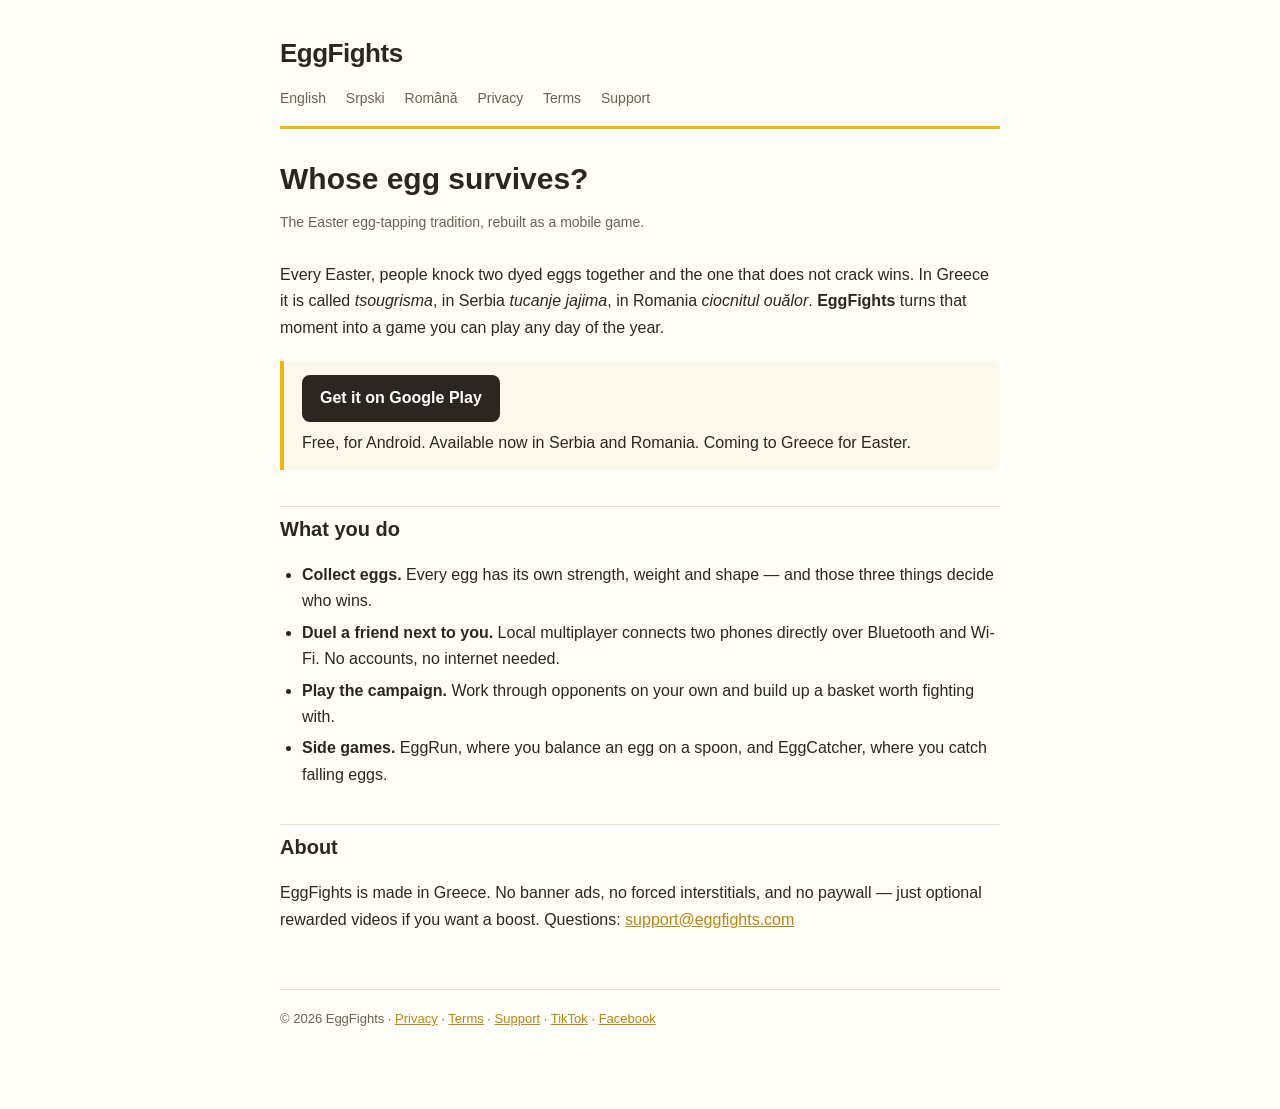
<file: index.html>
<!DOCTYPE html>
<html lang="en">
<head>
<meta charset="utf-8">
<meta name="viewport" content="width=device-width,initial-scale=1">
<title>EggFights — the Easter egg-tapping duel, on your phone</title>
<meta name="description" content="EggFights turns the Easter egg-tapping tradition (tsougrisma, tucanje jajima, ciocnitul ouălor) into a mobile duel. Collect eggs, clash with a friend nearby, see whose egg survives.">
<link rel="canonical" href="https://www.eggfights.com/">
<link rel="alternate" hreflang="en" href="https://www.eggfights.com/">
<link rel="alternate" hreflang="sr" href="https://www.eggfights.com/sr/">
<link rel="alternate" hreflang="ro" href="https://www.eggfights.com/ro/">
<link rel="stylesheet" href="style.css">
<script type="application/ld+json">{"@context": "https://schema.org", "@type": "MobileApplication", "name": "EggFights", "operatingSystem": "Android", "applicationCategory": "GameApplication", "inLanguage": "en", "url": "https://www.eggfights.com/", "downloadUrl": "https://play.google.com/store/apps/details?id=com.EggClash.EggClash", "offers": {"@type": "Offer", "price": "0", "priceCurrency": "EUR"}, "sameAs": ["https://www.tiktok.com/@eggfights", "https://www.facebook.com/profile.php?id=61591697018546"]}</script>
</head>
<body>
<div class="wrap">
<header>
  <a class="brand" href="index.html">EggFights</a>
  <nav>
    <a href="index.html">English</a>
    <a href="sr/">Srpski</a>
    <a href="ro/">Română</a>
    <a href="privacy.html">Privacy</a>
    <a href="terms.html">Terms</a>
    <a href="support.html">Support</a>
  </nav>
</header>
<h1>Whose egg survives?</h1>
<p class="date">The Easter egg-tapping tradition, rebuilt as a mobile game.</p>

<p>Every Easter, people knock two dyed eggs together and the one that does not crack wins.
In Greece it is called <em>tsougrisma</em>, in Serbia <em>tucanje jajima</em>, in Romania
<em>ciocnitul ou&#259;lor</em>. <strong>EggFights</strong> turns that moment into a game you can
play any day of the year.</p>

<div class="box">
<a class="play" href="https://play.google.com/store/apps/details?id=com.EggClash.EggClash&referrer=utm_source%3Dwebsite%26utm_medium%3Dsite%26utm_campaign%3Dplay_button_en">Get it on Google Play</a><br>
Free, for Android. Available now in Serbia and Romania. Coming to Greece for Easter.
</div>

<h2>What you do</h2>
<ul>
  <li><strong>Collect eggs.</strong> Every egg has its own strength, weight and shape &mdash;
      and those three things decide who wins.</li>
  <li><strong>Duel a friend next to you.</strong> Local multiplayer connects two phones
      directly over Bluetooth and Wi-Fi. No accounts, no internet needed.</li>
  <li><strong>Play the campaign.</strong> Work through opponents on your own and build up a
      basket worth fighting with.</li>
  <li><strong>Side games.</strong> EggRun, where you balance an egg on a spoon, and EggCatcher,
      where you catch falling eggs.</li>
</ul>

<h2>About</h2>
<p>EggFights is made in Greece. No banner ads, no forced interstitials, and no paywall &mdash;
just optional rewarded videos if you want a boost. Questions:
<a href="mailto:support@eggfights.com">support@eggfights.com</a></p>

<footer>&copy; 2026 EggFights &middot;
<a href="privacy.html">Privacy</a> &middot;
<a href="terms.html">Terms</a> &middot;
<a href="support.html">Support</a> &middot;
<a href="https://www.tiktok.com/@eggfights" rel="me noopener">TikTok</a> &middot;
<a href="https://www.facebook.com/profile.php?id=61591697018546" rel="me noopener">Facebook</a></footer>
</div>
</body>
</html>
</file>
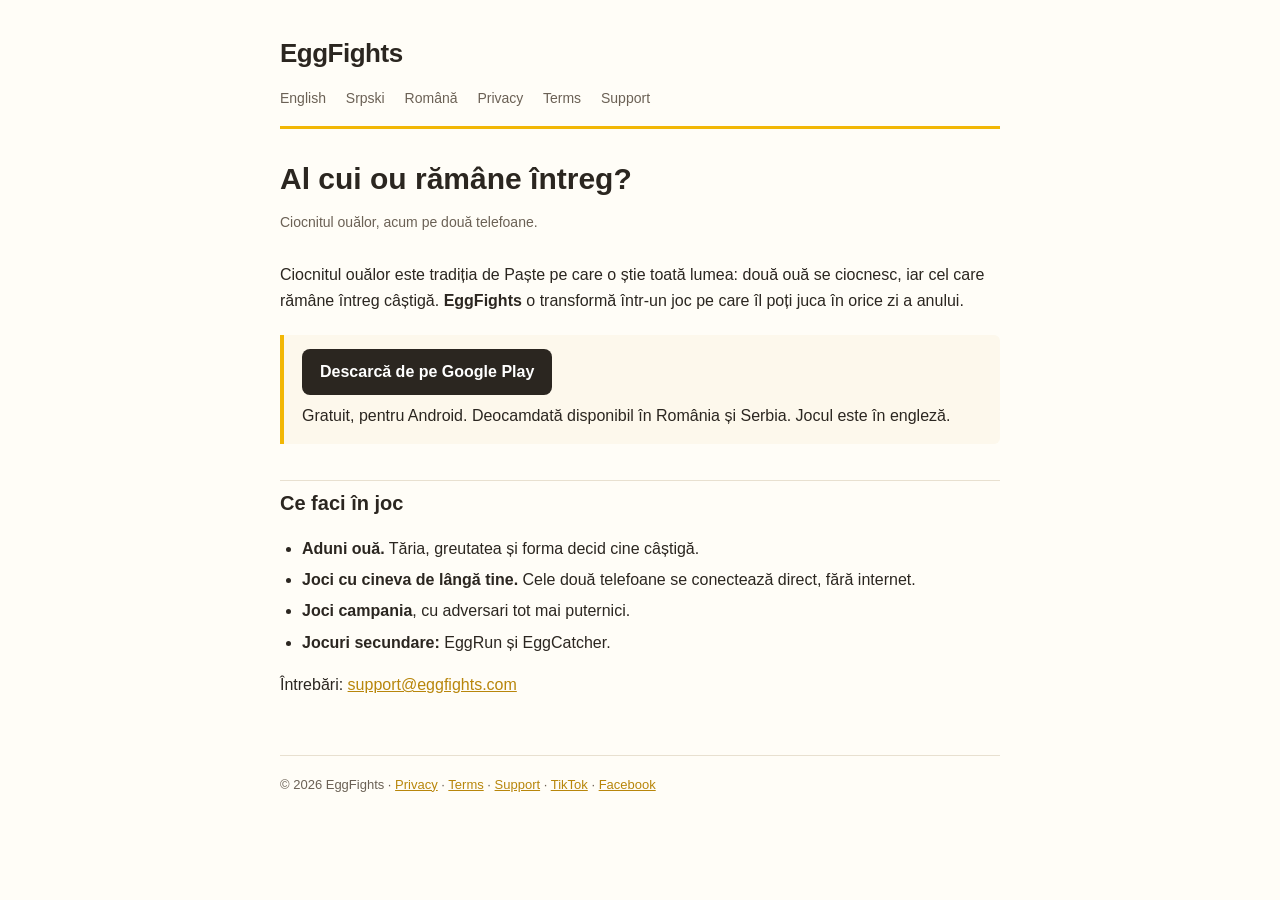
<file: ro/index.html>
<!DOCTYPE html>
<html lang="ro">
<head>
<meta charset="utf-8">
<meta name="viewport" content="width=device-width,initial-scale=1">
<title>EggFights: Ciocnitul ouălor pe telefon</title>
<meta name="description" content="Ciocnitul ouălor cu un prieten, pe două telefoane, fără internet. Joc gratuit pentru Android în România și Serbia.">
<link rel="canonical" href="https://www.eggfights.com/ro/">
<link rel="alternate" hreflang="en" href="https://www.eggfights.com/">
<link rel="alternate" hreflang="sr" href="https://www.eggfights.com/sr/">
<link rel="alternate" hreflang="ro" href="https://www.eggfights.com/ro/">
<link rel="stylesheet" href="../style.css">
<script type="application/ld+json">{"@context": "https://schema.org", "@type": "MobileApplication", "name": "EggFights", "operatingSystem": "Android", "applicationCategory": "GameApplication", "inLanguage": "ro", "url": "https://www.eggfights.com/ro/", "downloadUrl": "https://play.google.com/store/apps/details?id=com.EggClash.EggClash", "offers": {"@type": "Offer", "price": "0", "priceCurrency": "EUR"}, "sameAs": ["https://www.tiktok.com/@eggfights", "https://www.facebook.com/profile.php?id=61591697018546"]}</script>
</head>
<body>
<div class="wrap">
<header>
  <a class="brand" href="../index.html">EggFights</a>
  <nav>
    <a href="../index.html">English</a>
    <a href="../sr/">Srpski</a>
    <a href="../ro/">Română</a>
    <a href="../privacy.html">Privacy</a>
    <a href="../terms.html">Terms</a>
    <a href="../support.html">Support</a>
  </nav>
</header>
<h1>Al cui ou rămâne întreg?</h1>
<p class="date">Ciocnitul ouălor, acum pe două telefoane.</p>

<p>Ciocnitul ouălor este tradiția de Paște pe care o știe toată lumea: două ouă se ciocnesc,
iar cel care rămâne întreg câștigă. <strong>EggFights</strong> o transformă într-un joc pe care
îl poți juca în orice zi a anului.</p>

<div class="box">
<a class="play" href="https://play.google.com/store/apps/details?id=com.EggClash.EggClash&referrer=utm_source%3Dwebsite%26utm_medium%3Dsite%26utm_campaign%3Dplay_button_ro">Descarcă de pe Google Play</a><br>
Gratuit, pentru Android. Deocamdată disponibil în România și Serbia. Jocul este în engleză.
</div>

<h2>Ce faci în joc</h2>
<ul>
  <li><strong>Aduni ouă.</strong> Tăria, greutatea și forma decid cine câștigă.</li>
  <li><strong>Joci cu cineva de lângă tine.</strong> Cele două telefoane se conectează direct, fără internet.</li>
  <li><strong>Joci campania</strong>, cu adversari tot mai puternici.</li>
  <li><strong>Jocuri secundare:</strong> EggRun și EggCatcher.</li>
</ul>

<p>Întrebări: <a href="mailto:support@eggfights.com">support@eggfights.com</a></p>

<footer>&copy; 2026 EggFights &middot;
<a href="../privacy.html">Privacy</a> &middot;
<a href="../terms.html">Terms</a> &middot;
<a href="../support.html">Support</a> &middot;
<a href="https://www.tiktok.com/@eggfights" rel="me noopener">TikTok</a> &middot;
<a href="https://www.facebook.com/profile.php?id=61591697018546" rel="me noopener">Facebook</a></footer>
</div>
</body>
</html>
</file>
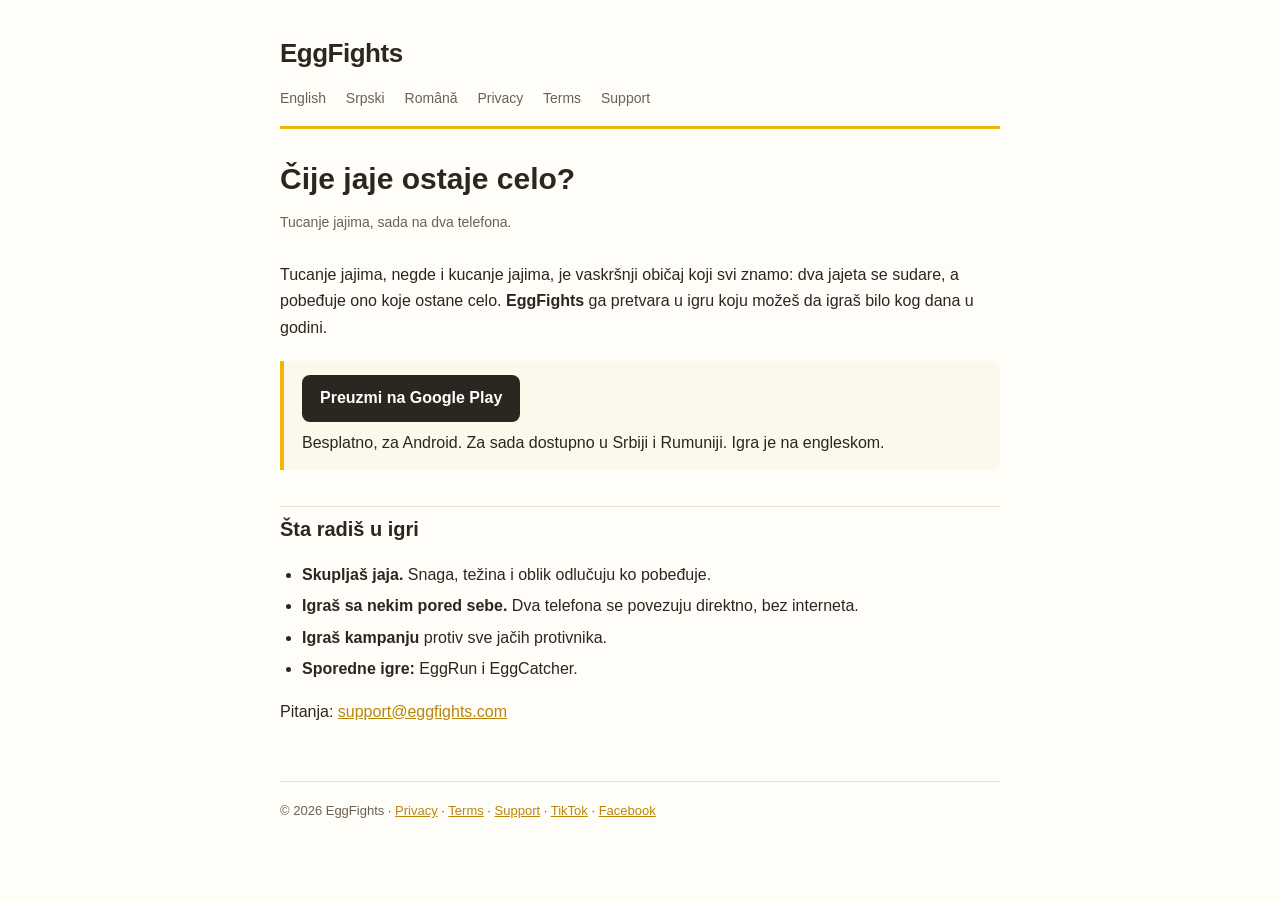
<file: sr/index.html>
<!DOCTYPE html>
<html lang="sr">
<head>
<meta charset="utf-8">
<meta name="viewport" content="width=device-width,initial-scale=1">
<title>EggFights: Tucanje jajima na telefonu</title>
<meta name="description" content="Tucanje jajima sa prijateljem na dva telefona, bez interneta. Besplatna igra za Android u Srbiji i Rumuniji.">
<link rel="canonical" href="https://www.eggfights.com/sr/">
<link rel="alternate" hreflang="en" href="https://www.eggfights.com/">
<link rel="alternate" hreflang="sr" href="https://www.eggfights.com/sr/">
<link rel="alternate" hreflang="ro" href="https://www.eggfights.com/ro/">
<link rel="stylesheet" href="../style.css">
<script type="application/ld+json">{"@context": "https://schema.org", "@type": "MobileApplication", "name": "EggFights", "operatingSystem": "Android", "applicationCategory": "GameApplication", "inLanguage": "sr", "url": "https://www.eggfights.com/sr/", "downloadUrl": "https://play.google.com/store/apps/details?id=com.EggClash.EggClash", "offers": {"@type": "Offer", "price": "0", "priceCurrency": "EUR"}, "sameAs": ["https://www.tiktok.com/@eggfights", "https://www.facebook.com/profile.php?id=61591697018546"]}</script>
</head>
<body>
<div class="wrap">
<header>
  <a class="brand" href="../index.html">EggFights</a>
  <nav>
    <a href="../index.html">English</a>
    <a href="../sr/">Srpski</a>
    <a href="../ro/">Română</a>
    <a href="../privacy.html">Privacy</a>
    <a href="../terms.html">Terms</a>
    <a href="../support.html">Support</a>
  </nav>
</header>
<h1>Čije jaje ostaje celo?</h1>
<p class="date">Tucanje jajima, sada na dva telefona.</p>

<p>Tucanje jajima, negde i kucanje jajima, je vaskršnji običaj koji svi znamo: dva jajeta se
sudare, a pobeđuje ono koje ostane celo. <strong>EggFights</strong> ga pretvara u igru koju
možeš da igraš bilo kog dana u godini.</p>

<div class="box">
<a class="play" href="https://play.google.com/store/apps/details?id=com.EggClash.EggClash&referrer=utm_source%3Dwebsite%26utm_medium%3Dsite%26utm_campaign%3Dplay_button_sr">Preuzmi na Google Play</a><br>
Besplatno, za Android. Za sada dostupno u Srbiji i Rumuniji. Igra je na engleskom.
</div>

<h2>Šta radiš u igri</h2>
<ul>
  <li><strong>Skupljaš jaja.</strong> Snaga, težina i oblik odlučuju ko pobeđuje.</li>
  <li><strong>Igraš sa nekim pored sebe.</strong> Dva telefona se povezuju direktno, bez interneta.</li>
  <li><strong>Igraš kampanju</strong> protiv sve jačih protivnika.</li>
  <li><strong>Sporedne igre:</strong> EggRun i EggCatcher.</li>
</ul>

<p>Pitanja: <a href="mailto:support@eggfights.com">support@eggfights.com</a></p>

<footer>&copy; 2026 EggFights &middot;
<a href="../privacy.html">Privacy</a> &middot;
<a href="../terms.html">Terms</a> &middot;
<a href="../support.html">Support</a> &middot;
<a href="https://www.tiktok.com/@eggfights" rel="me noopener">TikTok</a> &middot;
<a href="https://www.facebook.com/profile.php?id=61591697018546" rel="me noopener">Facebook</a></footer>
</div>
</body>
</html>
</file>
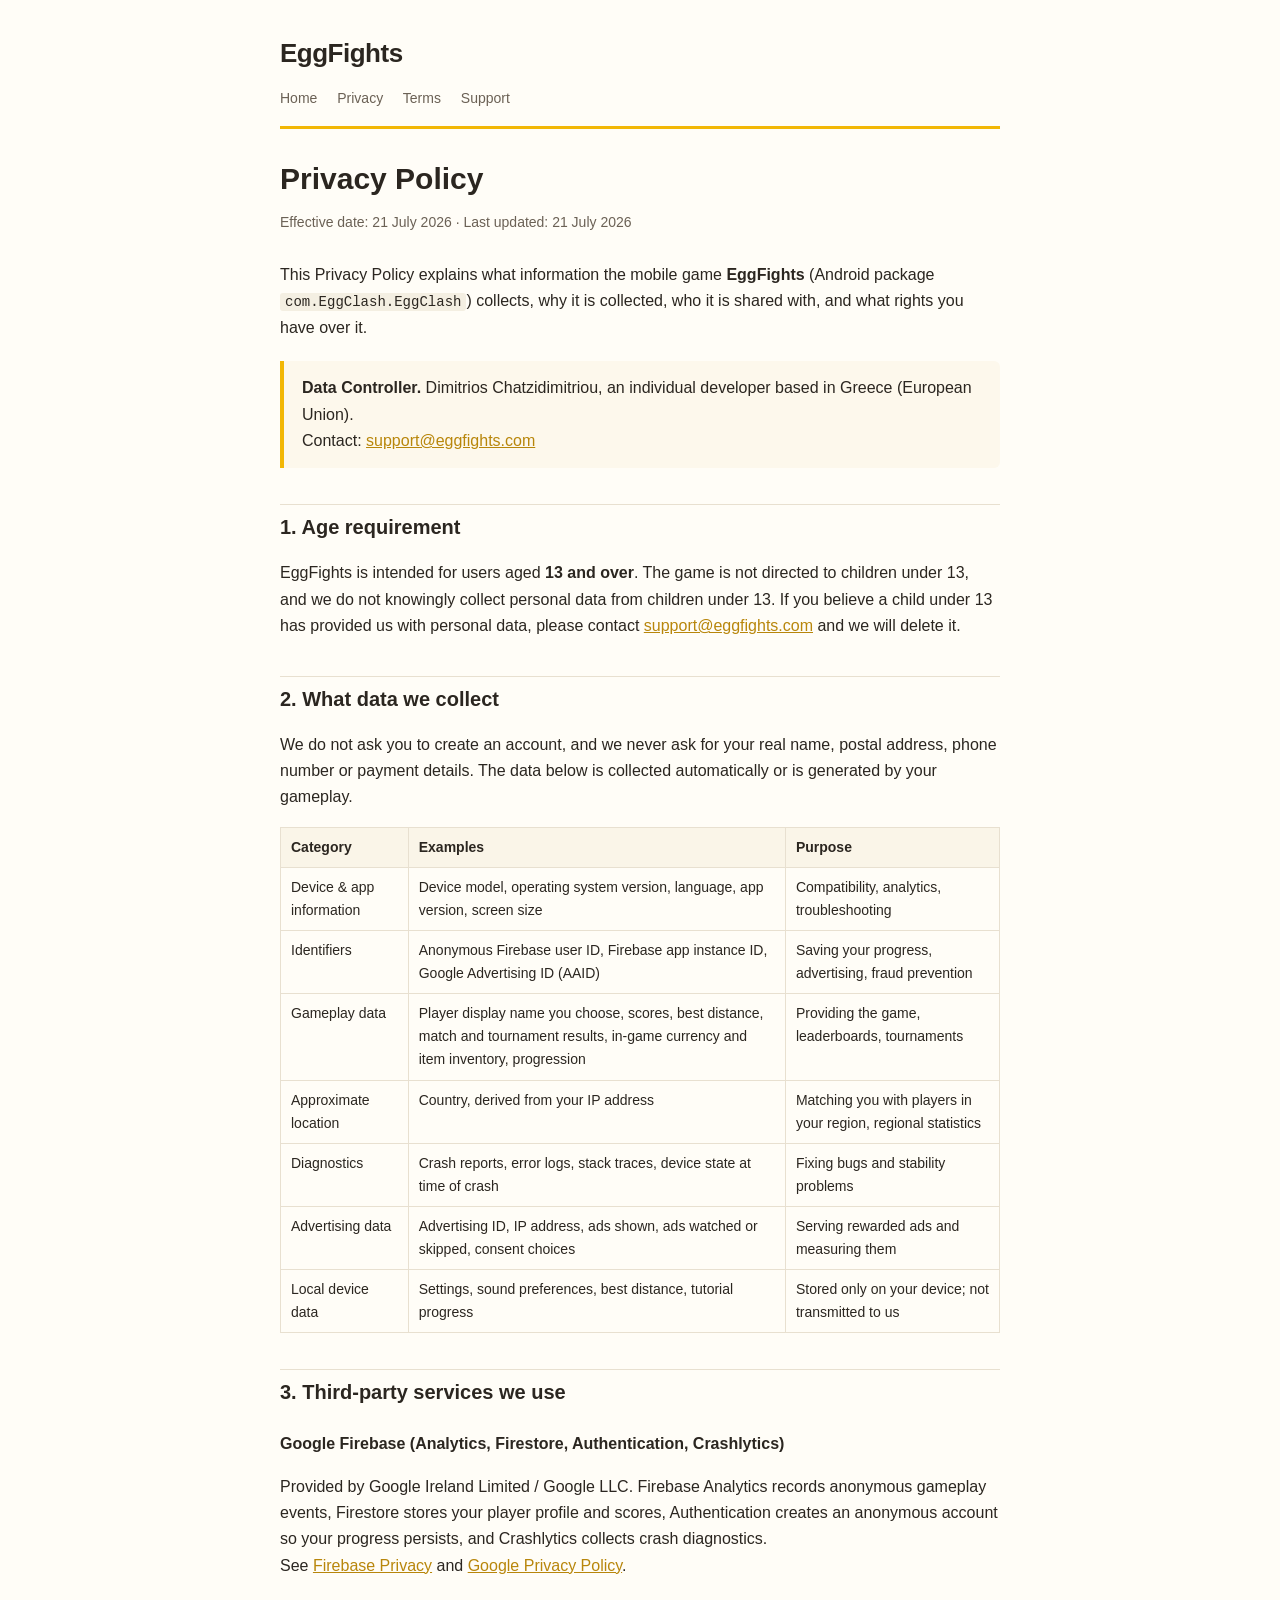
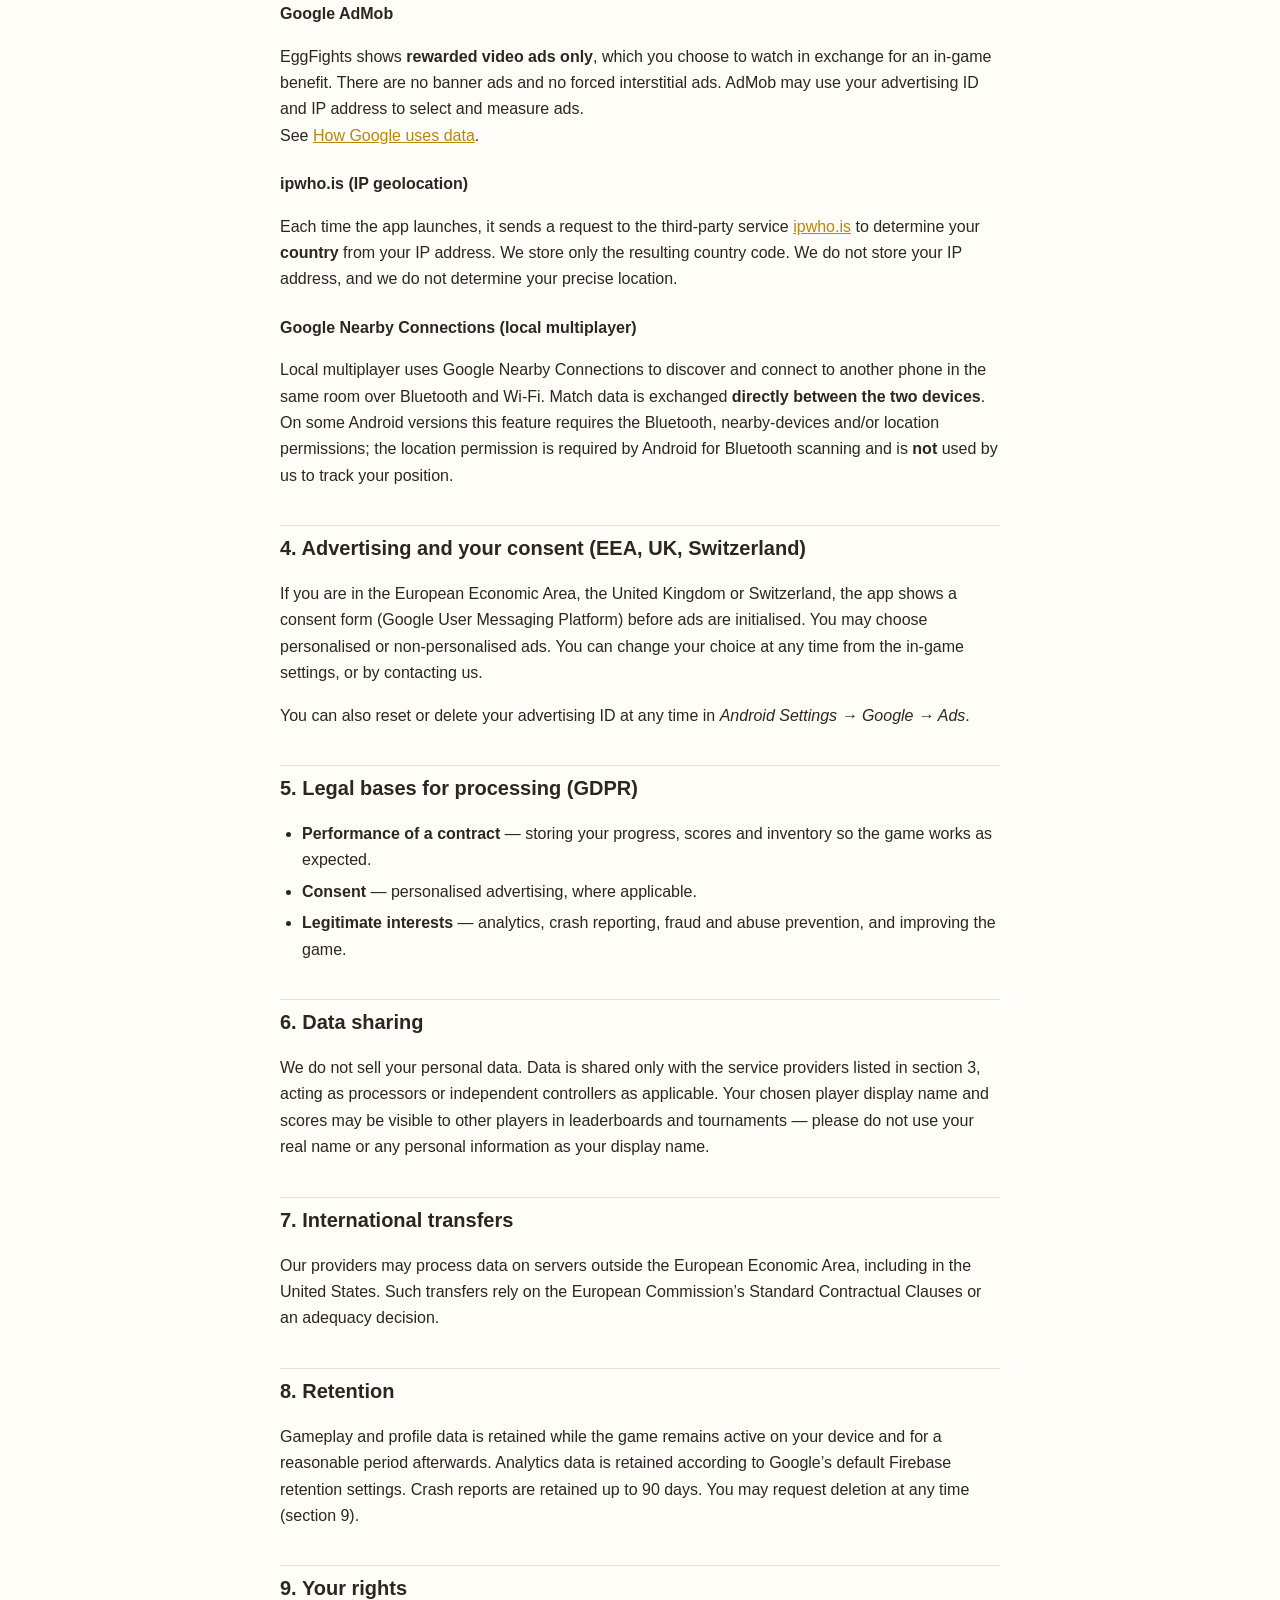
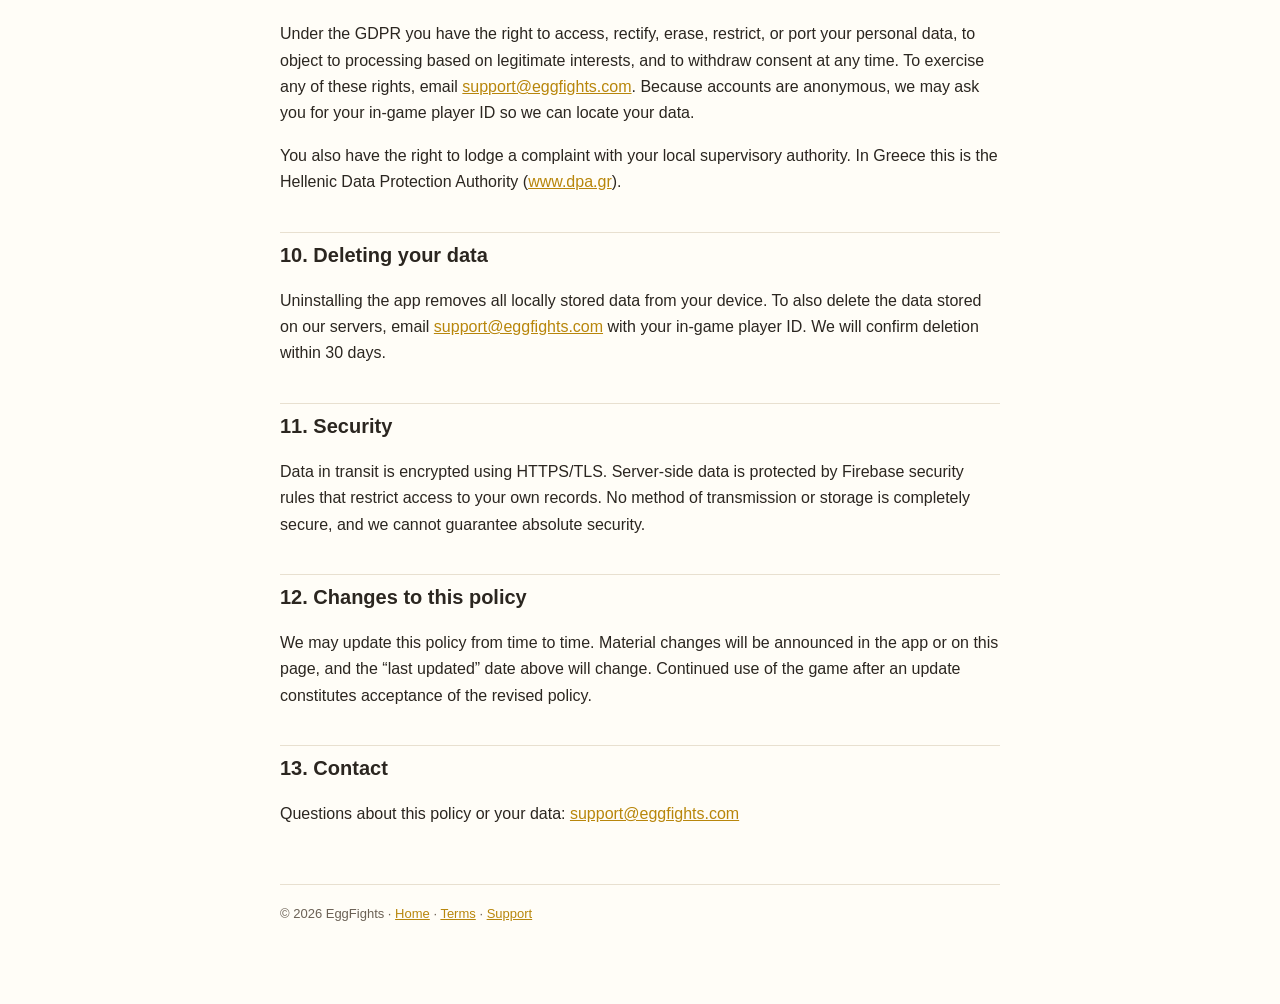
<file: privacy.html>
<!DOCTYPE html>
<html lang="en">
<head>
<meta charset="utf-8">
<meta name="viewport" content="width=device-width,initial-scale=1">
<title>Privacy Policy — EggFights</title>
<link rel="stylesheet" href="style.css">
</head>
<body>
<div class="wrap">
<header>
  <a class="brand" href="index.html">EggFights</a>
  <nav>
    <a href="index.html">Home</a>
    <a href="privacy.html">Privacy</a>
    <a href="terms.html">Terms</a>
    <a href="support.html">Support</a>
  </nav>
</header>

<h1>Privacy Policy</h1>
<p class="date">Effective date: 21 July 2026 &middot; Last updated: 21 July 2026</p>

<p>This Privacy Policy explains what information the mobile game <strong>EggFights</strong>
(Android package <code>com.EggClash.EggClash</code>) collects, why it is collected, who it is
shared with, and what rights you have over it.</p>

<div class="box">
<strong>Data Controller.</strong> Dimitrios Chatzidimitriou, an individual developer based in
Greece (European Union).<br>
Contact: <a href="mailto:support@eggfights.com">support@eggfights.com</a>
</div>

<h2>1. Age requirement</h2>
<p>EggFights is intended for users aged <strong>13 and over</strong>. The game is not directed
to children under 13, and we do not knowingly collect personal data from children under 13.
If you believe a child under 13 has provided us with personal data, please contact
<a href="mailto:support@eggfights.com">support@eggfights.com</a> and we will delete it.</p>

<h2>2. What data we collect</h2>
<p>We do not ask you to create an account, and we never ask for your real name, postal address,
phone number or payment details. The data below is collected automatically or is generated by
your gameplay.</p>

<table>
<tr><th>Category</th><th>Examples</th><th>Purpose</th></tr>
<tr>
  <td>Device &amp; app information</td>
  <td>Device model, operating system version, language, app version, screen size</td>
  <td>Compatibility, analytics, troubleshooting</td>
</tr>
<tr>
  <td>Identifiers</td>
  <td>Anonymous Firebase user ID, Firebase app instance ID, Google Advertising ID (AAID)</td>
  <td>Saving your progress, advertising, fraud prevention</td>
</tr>
<tr>
  <td>Gameplay data</td>
  <td>Player display name you choose, scores, best distance, match and tournament results,
      in-game currency and item inventory, progression</td>
  <td>Providing the game, leaderboards, tournaments</td>
</tr>
<tr>
  <td>Approximate location</td>
  <td>Country, derived from your IP address</td>
  <td>Matching you with players in your region, regional statistics</td>
</tr>
<tr>
  <td>Diagnostics</td>
  <td>Crash reports, error logs, stack traces, device state at time of crash</td>
  <td>Fixing bugs and stability problems</td>
</tr>
<tr>
  <td>Advertising data</td>
  <td>Advertising ID, IP address, ads shown, ads watched or skipped, consent choices</td>
  <td>Serving rewarded ads and measuring them</td>
</tr>
<tr>
  <td>Local device data</td>
  <td>Settings, sound preferences, best distance, tutorial progress</td>
  <td>Stored only on your device; not transmitted to us</td>
</tr>
</table>

<h2>3. Third-party services we use</h2>

<h3>Google Firebase (Analytics, Firestore, Authentication, Crashlytics)</h3>
<p>Provided by Google Ireland Limited / Google LLC. Firebase Analytics records anonymous
gameplay events, Firestore stores your player profile and scores, Authentication creates an
anonymous account so your progress persists, and Crashlytics collects crash diagnostics.<br>
See <a href="https://firebase.google.com/support/privacy" target="_blank" rel="noopener">Firebase Privacy</a>
and <a href="https://policies.google.com/privacy" target="_blank" rel="noopener">Google Privacy Policy</a>.</p>

<h3>Google AdMob</h3>
<p>EggFights shows <strong>rewarded video ads only</strong>, which you choose to watch in
exchange for an in-game benefit. There are no banner ads and no forced interstitial ads.
AdMob may use your advertising ID and IP address to select and measure ads.<br>
See <a href="https://support.google.com/admob/answer/6128543" target="_blank" rel="noopener">How Google uses data</a>.</p>

<h3>ipwho.is (IP geolocation)</h3>
<p>Each time the app launches, it sends a request to the third-party service
<a href="https://ipwho.is" target="_blank" rel="noopener">ipwho.is</a> to determine your
<strong>country</strong> from your IP address. We store only the resulting country code.
We do not store your IP address, and we do not determine your precise location.</p>

<h3>Google Nearby Connections (local multiplayer)</h3>
<p>Local multiplayer uses Google Nearby Connections to discover and connect to another phone
in the same room over Bluetooth and Wi-Fi. Match data is exchanged
<strong>directly between the two devices</strong>. On some Android versions this feature
requires the Bluetooth, nearby-devices and/or location permissions; the location permission is
required by Android for Bluetooth scanning and is <strong>not</strong> used by us to track
your position.</p>

<h2>4. Advertising and your consent (EEA, UK, Switzerland)</h2>
<p>If you are in the European Economic Area, the United Kingdom or Switzerland, the app shows a
consent form (Google User Messaging Platform) before ads are initialised. You may choose
personalised or non-personalised ads. You can change your choice at any time from the in-game
settings, or by contacting us.</p>
<p>You can also reset or delete your advertising ID at any time in
<em>Android Settings &rarr; Google &rarr; Ads</em>.</p>

<h2>5. Legal bases for processing (GDPR)</h2>
<ul>
  <li><strong>Performance of a contract</strong> &mdash; storing your progress, scores and
      inventory so the game works as expected.</li>
  <li><strong>Consent</strong> &mdash; personalised advertising, where applicable.</li>
  <li><strong>Legitimate interests</strong> &mdash; analytics, crash reporting, fraud and abuse
      prevention, and improving the game.</li>
</ul>

<h2>6. Data sharing</h2>
<p>We do not sell your personal data. Data is shared only with the service providers listed in
section 3, acting as processors or independent controllers as applicable. Your chosen player
display name and scores may be visible to other players in leaderboards and tournaments &mdash;
please do not use your real name or any personal information as your display name.</p>

<h2>7. International transfers</h2>
<p>Our providers may process data on servers outside the European Economic Area, including in
the United States. Such transfers rely on the European Commission&rsquo;s Standard Contractual
Clauses or an adequacy decision.</p>

<h2>8. Retention</h2>
<p>Gameplay and profile data is retained while the game remains active on your device and for a
reasonable period afterwards. Analytics data is retained according to Google&rsquo;s default
Firebase retention settings. Crash reports are retained up to 90 days. You may request deletion
at any time (section 9).</p>

<h2>9. Your rights</h2>
<p>Under the GDPR you have the right to access, rectify, erase, restrict, or port your personal
data, to object to processing based on legitimate interests, and to withdraw consent at any
time. To exercise any of these rights, email
<a href="mailto:support@eggfights.com">support@eggfights.com</a>. Because accounts are
anonymous, we may ask you for your in-game player ID so we can locate your data.</p>
<p>You also have the right to lodge a complaint with your local supervisory authority. In
Greece this is the Hellenic Data Protection Authority
(<a href="https://www.dpa.gr" target="_blank" rel="noopener">www.dpa.gr</a>).</p>

<h2>10. Deleting your data</h2>
<p>Uninstalling the app removes all locally stored data from your device. To also delete the
data stored on our servers, email <a href="mailto:support@eggfights.com">support@eggfights.com</a>
with your in-game player ID. We will confirm deletion within 30 days.</p>

<h2>11. Security</h2>
<p>Data in transit is encrypted using HTTPS/TLS. Server-side data is protected by Firebase
security rules that restrict access to your own records. No method of transmission or storage
is completely secure, and we cannot guarantee absolute security.</p>

<h2>12. Changes to this policy</h2>
<p>We may update this policy from time to time. Material changes will be announced in the app
or on this page, and the &ldquo;last updated&rdquo; date above will change. Continued use of
the game after an update constitutes acceptance of the revised policy.</p>

<h2>13. Contact</h2>
<p>Questions about this policy or your data:
<a href="mailto:support@eggfights.com">support@eggfights.com</a></p>

<footer>&copy; 2026 EggFights &middot;
<a href="index.html">Home</a> &middot;
<a href="terms.html">Terms</a> &middot;
<a href="support.html">Support</a></footer>
</div>
</body>
</html>
</file>
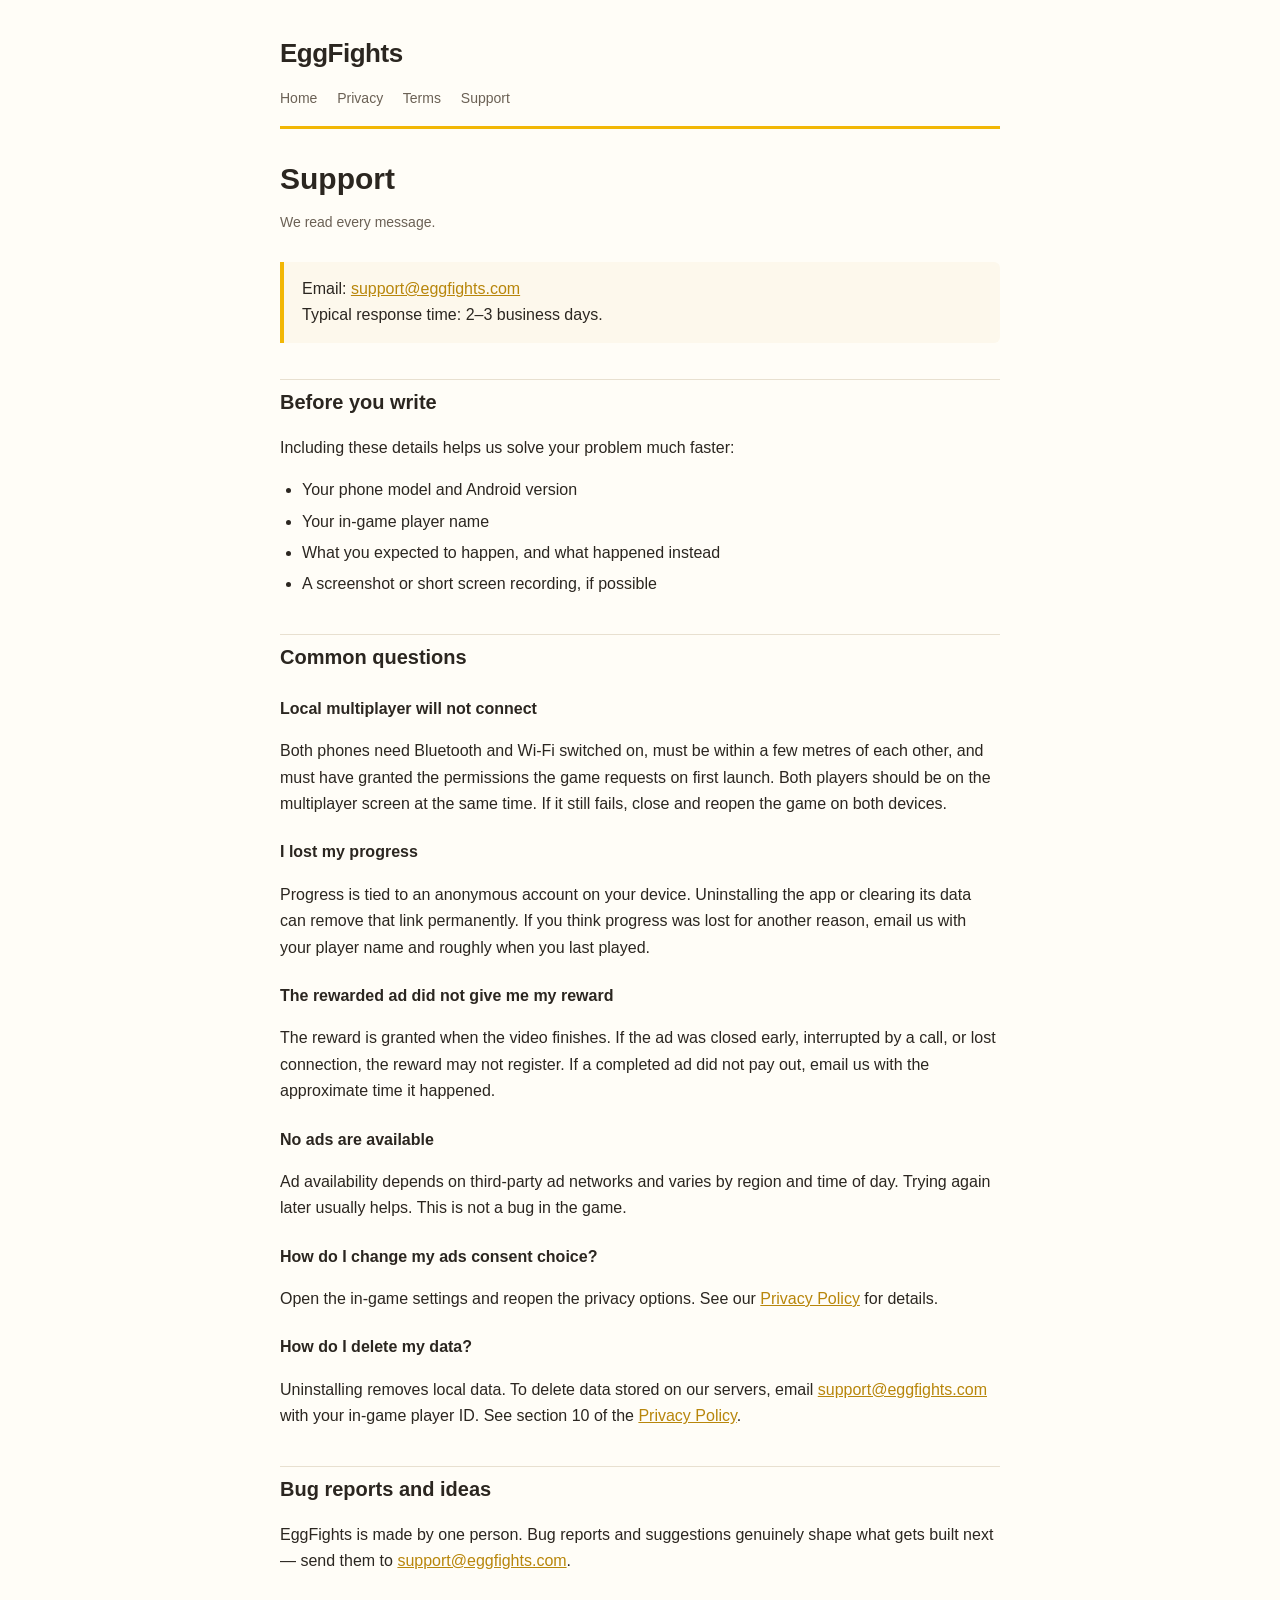
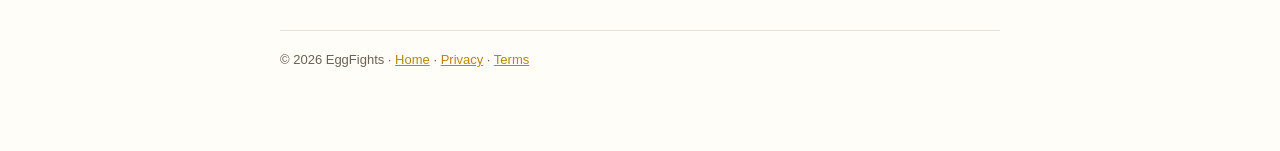
<file: support.html>
<!DOCTYPE html>
<html lang="en">
<head>
<meta charset="utf-8">
<meta name="viewport" content="width=device-width,initial-scale=1">
<title>Support — EggFights</title>
<link rel="stylesheet" href="style.css">
</head>
<body>
<div class="wrap">
<header>
  <a class="brand" href="index.html">EggFights</a>
  <nav>
    <a href="index.html">Home</a>
    <a href="privacy.html">Privacy</a>
    <a href="terms.html">Terms</a>
    <a href="support.html">Support</a>
  </nav>
</header>

<h1>Support</h1>
<p class="date">We read every message.</p>

<div class="box">
Email: <a href="mailto:support@eggfights.com">support@eggfights.com</a><br>
Typical response time: 2&ndash;3 business days.
</div>

<h2>Before you write</h2>
<p>Including these details helps us solve your problem much faster:</p>
<ul>
  <li>Your phone model and Android version</li>
  <li>Your in-game player name</li>
  <li>What you expected to happen, and what happened instead</li>
  <li>A screenshot or short screen recording, if possible</li>
</ul>

<h2>Common questions</h2>

<h3>Local multiplayer will not connect</h3>
<p>Both phones need Bluetooth and Wi-Fi switched on, must be within a few metres of each other,
and must have granted the permissions the game requests on first launch. Both players should be
on the multiplayer screen at the same time. If it still fails, close and reopen the game on both
devices.</p>

<h3>I lost my progress</h3>
<p>Progress is tied to an anonymous account on your device. Uninstalling the app or clearing
its data can remove that link permanently. If you think progress was lost for another reason,
email us with your player name and roughly when you last played.</p>

<h3>The rewarded ad did not give me my reward</h3>
<p>The reward is granted when the video finishes. If the ad was closed early, interrupted by a
call, or lost connection, the reward may not register. If a completed ad did not pay out, email
us with the approximate time it happened.</p>

<h3>No ads are available</h3>
<p>Ad availability depends on third-party ad networks and varies by region and time of day.
Trying again later usually helps. This is not a bug in the game.</p>

<h3>How do I change my ads consent choice?</h3>
<p>Open the in-game settings and reopen the privacy options. See our
<a href="privacy.html">Privacy Policy</a> for details.</p>

<h3>How do I delete my data?</h3>
<p>Uninstalling removes local data. To delete data stored on our servers, email
<a href="mailto:support@eggfights.com">support@eggfights.com</a> with your in-game player ID.
See section 10 of the <a href="privacy.html">Privacy Policy</a>.</p>

<h2>Bug reports and ideas</h2>
<p>EggFights is made by one person. Bug reports and suggestions genuinely shape what gets built
next &mdash; send them to <a href="mailto:support@eggfights.com">support@eggfights.com</a>.</p>

<footer>&copy; 2026 EggFights &middot;
<a href="index.html">Home</a> &middot;
<a href="privacy.html">Privacy</a> &middot;
<a href="terms.html">Terms</a></footer>
</div>
</body>
</html>
</file>
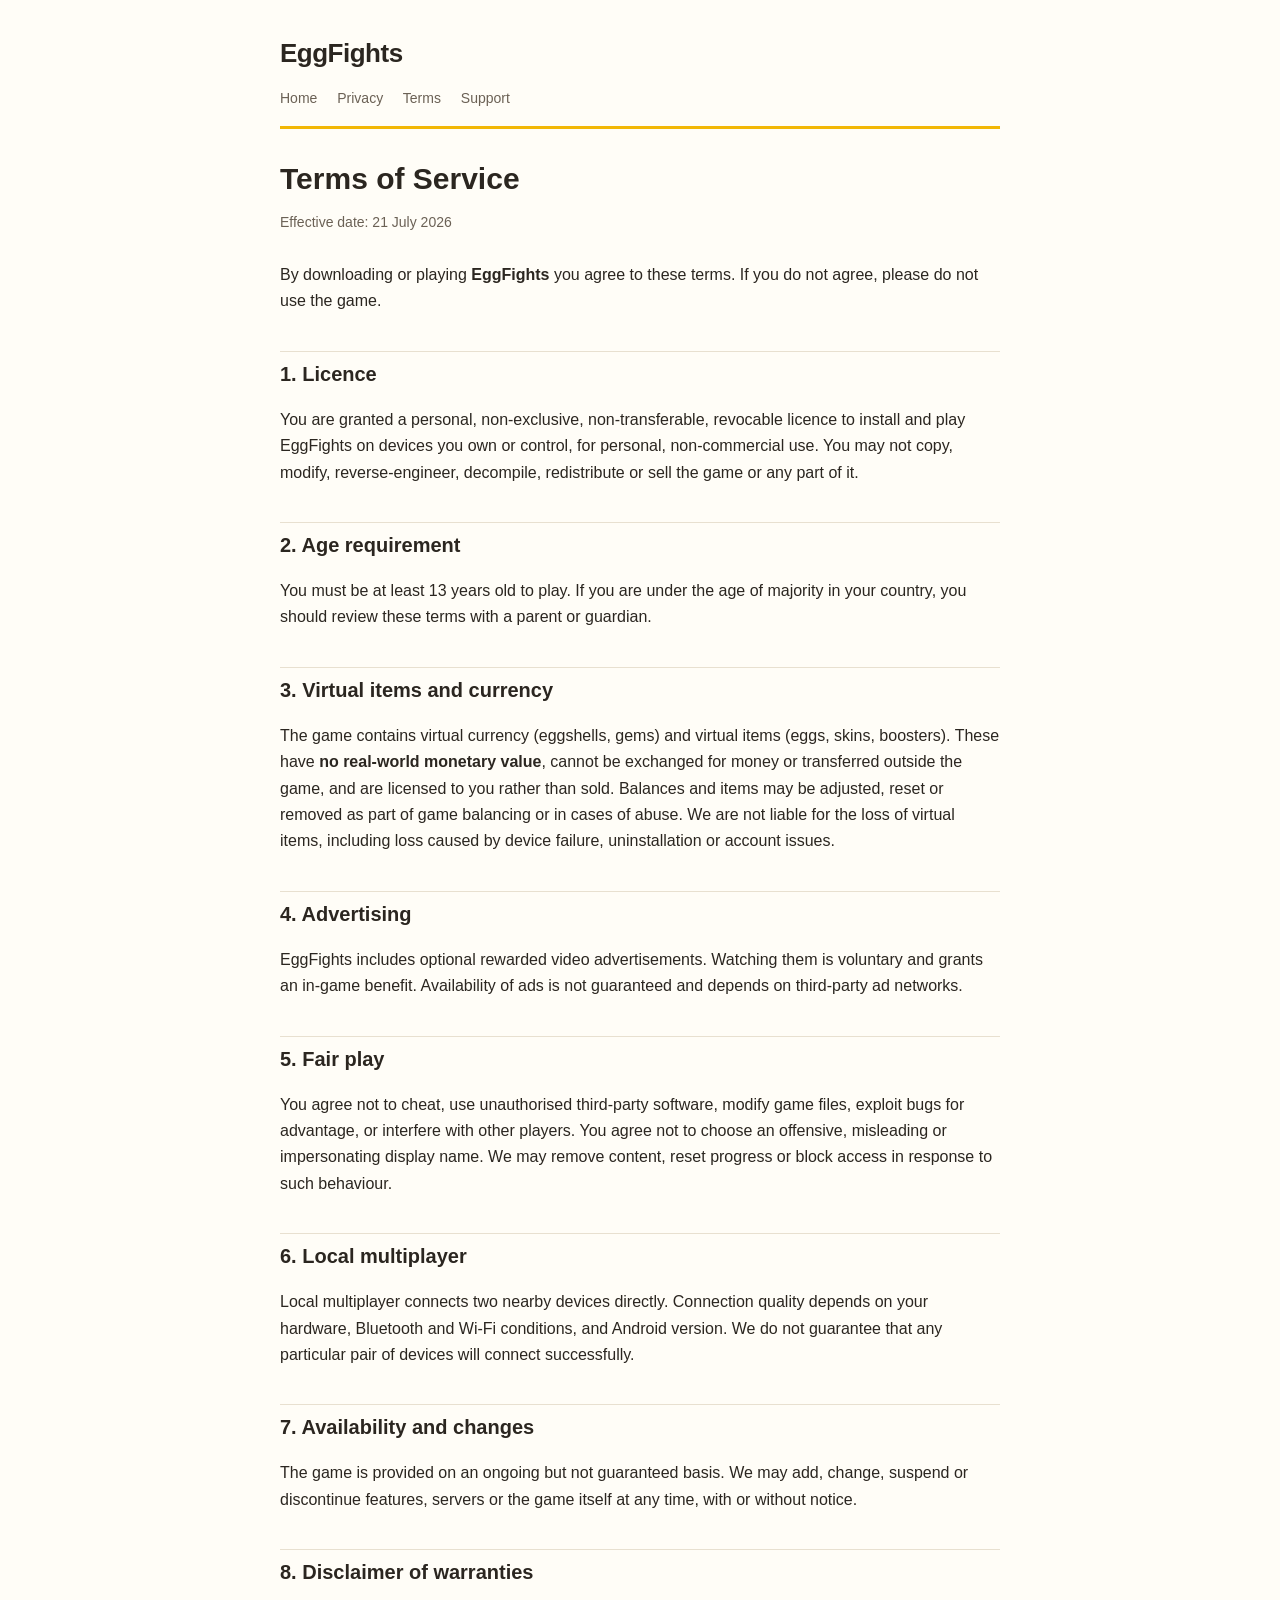
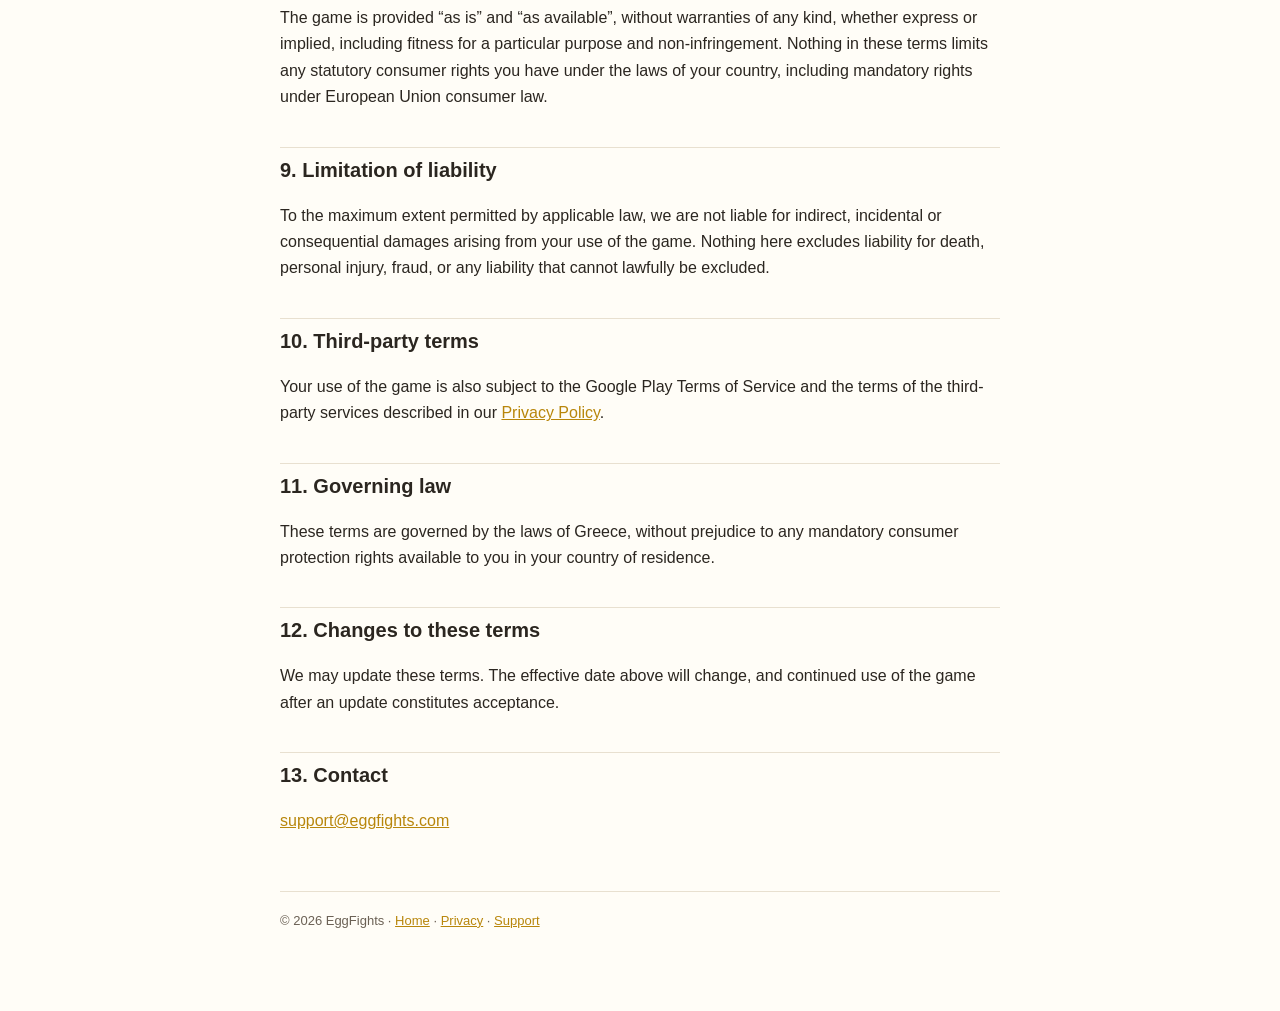
<file: terms.html>
<!DOCTYPE html>
<html lang="en">
<head>
<meta charset="utf-8">
<meta name="viewport" content="width=device-width,initial-scale=1">
<title>Terms of Service — EggFights</title>
<link rel="stylesheet" href="style.css">
</head>
<body>
<div class="wrap">
<header>
  <a class="brand" href="index.html">EggFights</a>
  <nav>
    <a href="index.html">Home</a>
    <a href="privacy.html">Privacy</a>
    <a href="terms.html">Terms</a>
    <a href="support.html">Support</a>
  </nav>
</header>

<h1>Terms of Service</h1>
<p class="date">Effective date: 21 July 2026</p>

<p>By downloading or playing <strong>EggFights</strong> you agree to these terms. If you do not
agree, please do not use the game.</p>

<h2>1. Licence</h2>
<p>You are granted a personal, non-exclusive, non-transferable, revocable licence to install and
play EggFights on devices you own or control, for personal, non-commercial use. You may not
copy, modify, reverse-engineer, decompile, redistribute or sell the game or any part of it.</p>

<h2>2. Age requirement</h2>
<p>You must be at least 13 years old to play. If you are under the age of majority in your
country, you should review these terms with a parent or guardian.</p>

<h2>3. Virtual items and currency</h2>
<p>The game contains virtual currency (eggshells, gems) and virtual items (eggs, skins,
boosters). These have <strong>no real-world monetary value</strong>, cannot be exchanged for
money or transferred outside the game, and are licensed to you rather than sold. Balances and
items may be adjusted, reset or removed as part of game balancing or in cases of abuse. We are
not liable for the loss of virtual items, including loss caused by device failure,
uninstallation or account issues.</p>

<h2>4. Advertising</h2>
<p>EggFights includes optional rewarded video advertisements. Watching them is voluntary and
grants an in-game benefit. Availability of ads is not guaranteed and depends on third-party ad
networks.</p>

<h2>5. Fair play</h2>
<p>You agree not to cheat, use unauthorised third-party software, modify game files, exploit
bugs for advantage, or interfere with other players. You agree not to choose an offensive,
misleading or impersonating display name. We may remove content, reset progress or block access
in response to such behaviour.</p>

<h2>6. Local multiplayer</h2>
<p>Local multiplayer connects two nearby devices directly. Connection quality depends on your
hardware, Bluetooth and Wi-Fi conditions, and Android version. We do not guarantee that any
particular pair of devices will connect successfully.</p>

<h2>7. Availability and changes</h2>
<p>The game is provided on an ongoing but not guaranteed basis. We may add, change, suspend or
discontinue features, servers or the game itself at any time, with or without notice.</p>

<h2>8. Disclaimer of warranties</h2>
<p>The game is provided &ldquo;as is&rdquo; and &ldquo;as available&rdquo;, without warranties
of any kind, whether express or implied, including fitness for a particular purpose and
non-infringement. Nothing in these terms limits any statutory consumer rights you have under
the laws of your country, including mandatory rights under European Union consumer law.</p>

<h2>9. Limitation of liability</h2>
<p>To the maximum extent permitted by applicable law, we are not liable for indirect,
incidental or consequential damages arising from your use of the game. Nothing here excludes
liability for death, personal injury, fraud, or any liability that cannot lawfully be
excluded.</p>

<h2>10. Third-party terms</h2>
<p>Your use of the game is also subject to the Google Play Terms of Service and the terms of
the third-party services described in our
<a href="privacy.html">Privacy Policy</a>.</p>

<h2>11. Governing law</h2>
<p>These terms are governed by the laws of Greece, without prejudice to any mandatory consumer
protection rights available to you in your country of residence.</p>

<h2>12. Changes to these terms</h2>
<p>We may update these terms. The effective date above will change, and continued use of the
game after an update constitutes acceptance.</p>

<h2>13. Contact</h2>
<p><a href="mailto:support@eggfights.com">support@eggfights.com</a></p>

<footer>&copy; 2026 EggFights &middot;
<a href="index.html">Home</a> &middot;
<a href="privacy.html">Privacy</a> &middot;
<a href="support.html">Support</a></footer>
</div>
</body>
</html>
</file>
<file: style.css>
:root{--bg:#fffdf7;--ink:#2b2620;--muted:#6b6155;--accent:#f2b705;--line:#e8e0d0}
*{box-sizing:border-box}
body{margin:0;background:var(--bg);color:var(--ink);
  font:16px/1.65 -apple-system,BlinkMacSystemFont,"Segoe UI",Roboto,Helvetica,Arial,sans-serif}
.wrap{max-width:760px;margin:0 auto;padding:32px 20px 80px}
header{border-bottom:3px solid var(--accent);padding-bottom:16px;margin-bottom:32px}
header a.brand{font-size:26px;font-weight:800;letter-spacing:-.5px;color:var(--ink);text-decoration:none}
nav{margin-top:12px;font-size:14px}
nav a{color:var(--muted);text-decoration:none;margin-right:16px}
nav a:hover{color:var(--accent)}
h1{font-size:30px;line-height:1.2;margin:0 0 6px}
h2{font-size:20px;margin:36px 0 10px;padding-top:6px;border-top:1px solid var(--line)}
h3{font-size:16px;margin:22px 0 6px}
.date{color:var(--muted);font-size:14px;margin-bottom:28px}
table{border-collapse:collapse;width:100%;margin:14px 0;font-size:14px}
th,td{border:1px solid var(--line);padding:8px 10px;text-align:left;vertical-align:top}
th{background:#faf5e8;font-weight:600}
code{background:#f4efe2;padding:1px 5px;border-radius:3px;font-size:14px}
ul{padding-left:22px}
li{margin:5px 0}
a{color:#b8860b}
.box{background:#fdf8ec;border-left:4px solid var(--accent);padding:14px 18px;margin:20px 0;border-radius:0 6px 6px 0}
footer{margin-top:56px;padding-top:18px;border-top:1px solid var(--line);color:var(--muted);font-size:13px}
.play{display:inline-block;background:var(--ink);color:#fff;text-decoration:none;font-weight:700;padding:10px 18px;border-radius:8px;margin-bottom:8px}
.play:hover{background:#000}
</file>
